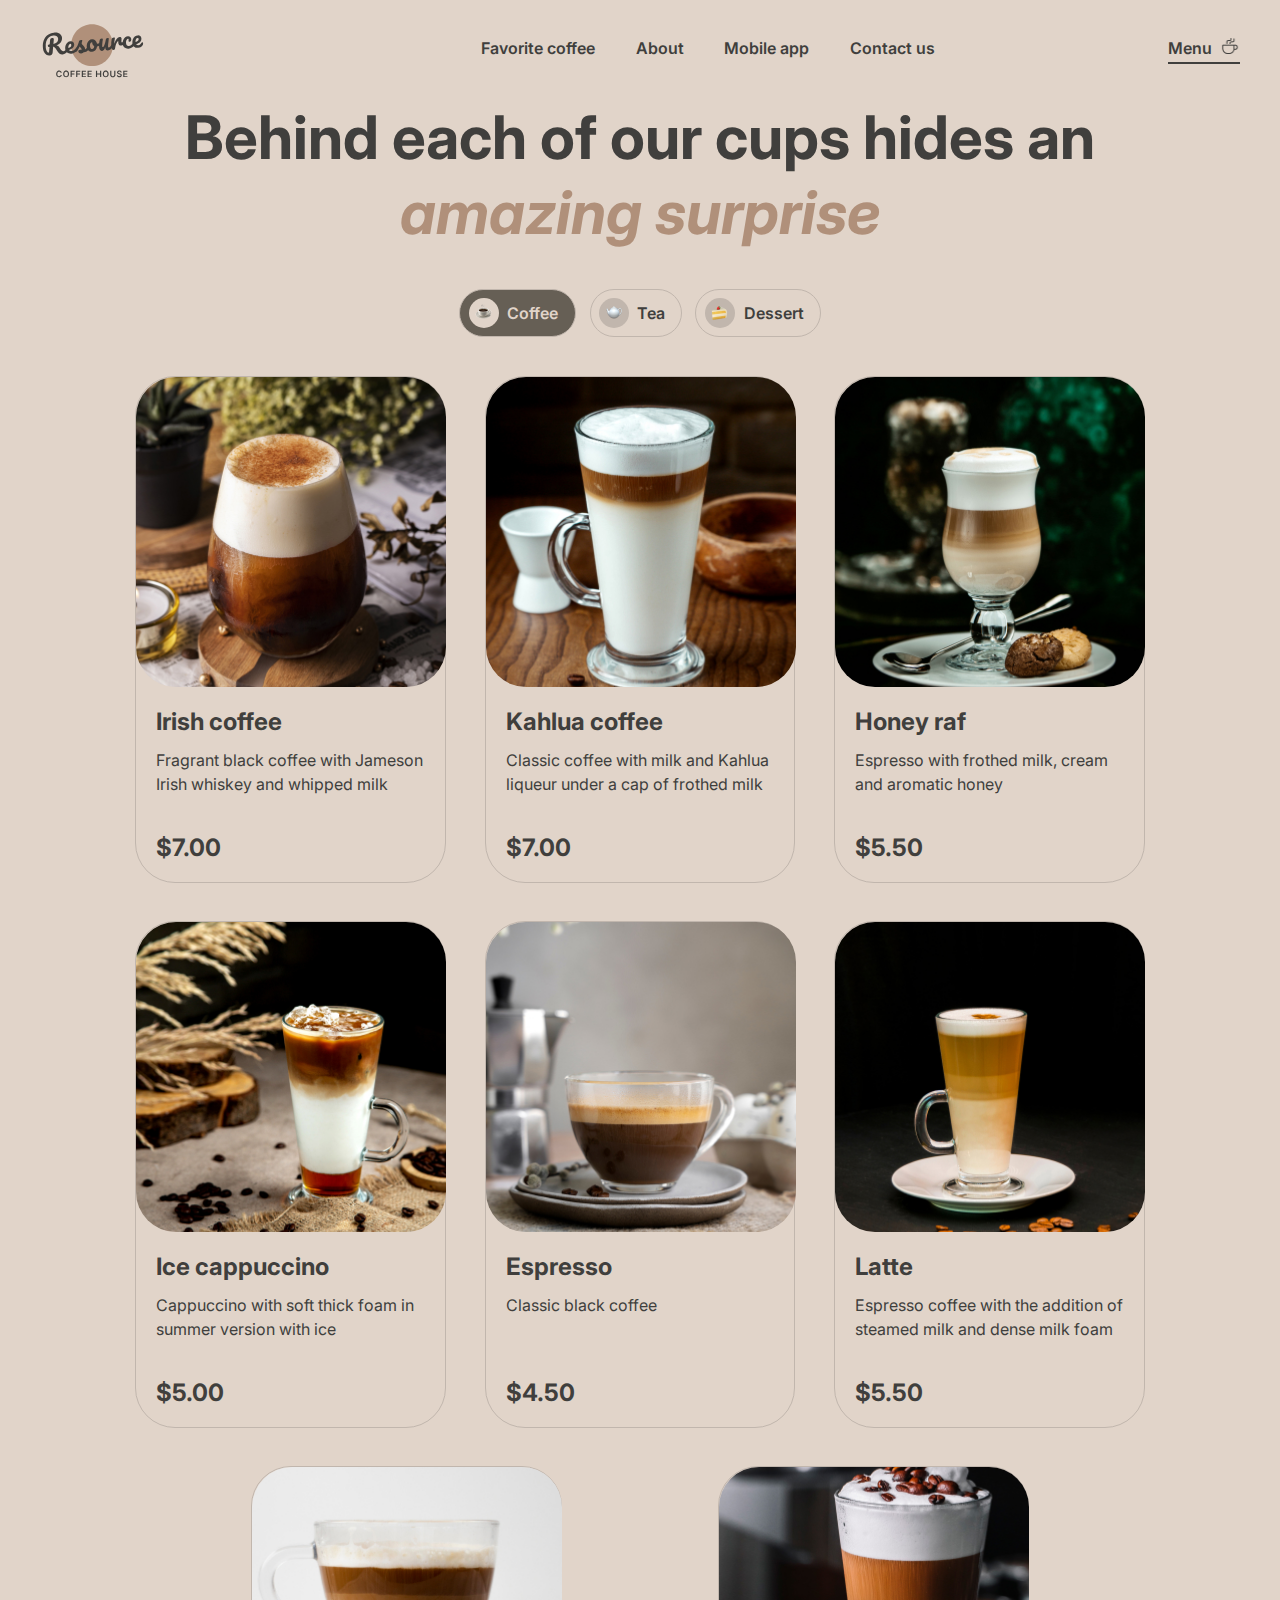
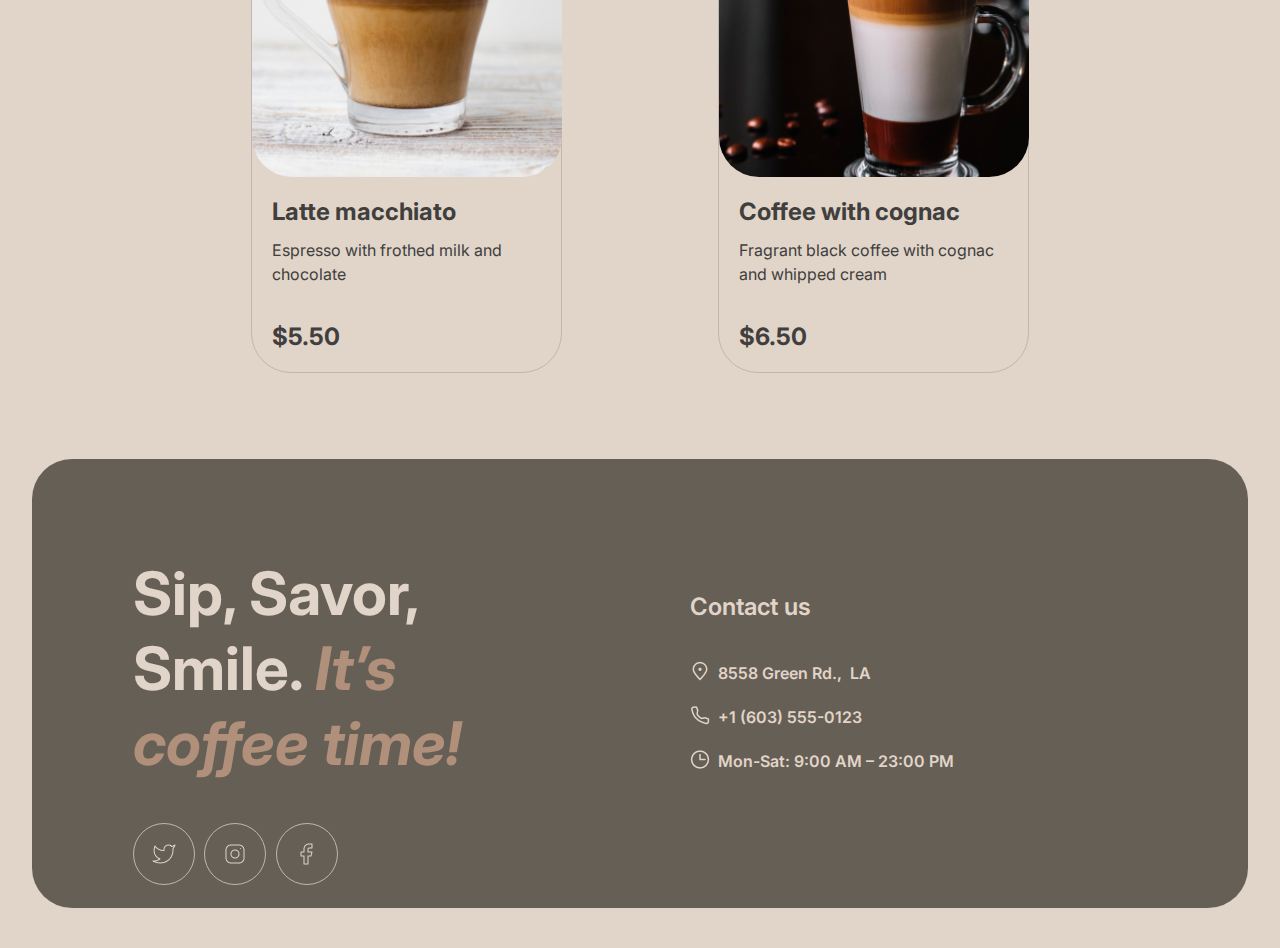
<file: coffee-house/src/menu.html>
<!DOCTYPE html>
<html lang="en">

<head>
    <meta charset="UTF-8">
    <meta name="viewport" content="width=device-width, initial-scale=1.0">
    <link rel="stylesheet" href="./css/style.css">
    <link rel="shortcut icon" href="./assets/icons/imgonline-com-ua-favicon-4GLVFytYaJ9T.ico">
    <link rel="preconnect" href="https://fonts.googleapis.com">
    <link rel="preconnect" href="https://fonts.gstatic.com" crossorigin>
    <link href="https://fonts.googleapis.com/css2?family=Inter:wght@400;600&display=swap" rel="stylesheet">
    <title>Coffee house</title>
</head>

<body class="body">
    <div class="wrapper">
        <header class="header">
            <a class="header-logo-link" href="../index.html">
                <span class="logo">
                    <img src="./assets/icons/logo.svg" alt="logo">
                </span>
            </a>
            <div class="header-menu">
                <div class="burger">
                </div>
                <nav class="nav-menu">
                    <ul class="nav-list">
                        <li class="nav-item">
                            <a class="nav-link" href="../index.html#favourites-coffee">Favorite coffee</a>
                        </li>
                        <li class="nav-item">
                            <a class="nav-link" href="../index.html#about">About</a>
                        </li>
                        <li class="nav-item">
                            <a class="nav-link" href="../index.html#mobile-app">Mobile app</a>
                        </li>
                        <li class="nav-item">
                            <a class="nav-link" href="#footer">Contact us</a>
                        </li>
                        <li class="nav-item ">
                            <a class="nav-link menu-link menu-underline" href="#"> 
                                <p class="header-coffee">Menu</p>
                                <div>
                                    <img class="img-nav-coffee"  src="./assets/icons/coffee-cup.png" alt="coffee-cup" width="20" height="20">
                                </div>
                            </a>
                        </li>
                    </ul>
                </nav>
            </div>
        </header>
        <main>
         <section id="menu">
            <h1 class="titles title-menu">Behind each of our cups hides an <span class="title-span">amazing surprise</span></h1>
            <div class="tabs">
                <div class="tab-item coffee active-btn">
                    <div class="circle"></div>
                    <p>Coffee</p>
                </div>
                <div class="tab-item tea">
                    <div class="circle"></div>
                    <p>Tea</p>
                </div>
                <div class="tab-item dessert">
                    <div class="circle"></div>
                    <p>Dessert</p>
                </div>
            </div>
            <div class="pagination-container">
                <div class="menu-block"></div>
            </div>
            <div class="loading-btn hidden"></div>
         </section>
        </main>
        <footer id="footer">
            <div class="visit-us">
                <h2 class="titles title-footer">
                    Sip, Savor, Smile. <span class="title-span">It’s coffee time!</span>
                </h2>
                <div class="icons-contacts">
                    <a href="https://twitter.com/?lang=uk" target="_blank">
                        <div class="icon-contacts twiter"></div>
                    </a>
                    <a href="https://www.instagram.com/" target="_blank">
                        <div class="icon-contacts instagram"></div>
                    </a>
                    <a href="https://uk-ua.facebook.com/" target="_blank">
                        <div class="icon-contacts facebook"></div>
                    </a>
                </div>
            </div>
            <div class="contacts"> 
                <p class="title-contact">Contact us</p>
                <ul class="contacts-list">
                    <li class="contacts-item">
                        <a class="contacts-link" href="https://www.google.com/maps/search/8558+Green+Rd,+%D0%A0%D0%B8%D0%B2%D1%81,+LA,+%D0%A1%D0%A8%D0%90/@34.0206085,-118.7413744,10z/data=!3m1!4b1?entry=ttu"
                            target="_blank">
                            <span class="logo-contacts">
                                <img src="./assets/icons/pin-alt.png" alt="location">
                            </span>
                            <span>8558 Green Rd.,&nbsp;&nbsp;LA</span>
                        </a>
                    </li>
                    <li class="contacts-item">
                        <a class="contacts-link" href="tel:+1%20(603)%20555-0123">
                            <span class="logo-contacts">
                                <img src="./assets/icons/phone.png" alt="phone">
                            </span> 
                            <span>+1 (603) 555-0123</span>
                        </a>
                    </li>
                    <li class="contacts-item">
                           <span class="logo-contacts">
                                <img src="./assets/icons/clock.png" alt="clock">
                           </span>  
                           <span>Mon-Sat: 9:00 AM – 23:00 PM</span> 
                    </li>
                </ul>
            </div>
        </footer>
    </div>
    <div class="modal-window">
        <div class="modal-overlay">
            <div class="modal-popup">
                <div class="img-popup-block"></div>
                <div class="popup-description-block">
                    <h3 class="name">n</h3>
                    <p class="description"></p>
                    <p class="size">Size</p>
                    <div class="size-block">
                        <div class="tab-item s-size active-btn">
                            <div class="circle"></div>
                            <p class="size-text"></p>
                        </div>
                        <div class="tab-item m-size">
                            <div class="circle"></div>
                            <p class="size-text"></p>
                        </div>
                        <div class="tab-item l-size">
                            <div class="circle"></div>
                            <p class="size-text"></p>
                        </div> 
                    </div>                                   
                    <p class="additives">Additives</p>
                    <div class="additives-block">
                        <div class="tab-item one-additives">
                            <div class="circle"></div>
                            <p class="name-text"></p>
                        </div>
                        <div class="tab-item two-additives">
                            <div class="circle"></div>
                            <p class="name-text"></p>
                        </div>
                        <div class="tab-item three-additives">
                            <div class="circle"></div>
                            <p  class="name-text"></p>
                        </div>
                    </div>
                    <div class="total-cost-block">
                        <h3 class="total-text">Total:</h3>
                        <h3 class="total-cost">c</h3>
                    </div>
                    <div class="warning">
                        <img src="./assets/icons/info-empty.png" alt="warning" width="16" height="16">
                        <p>The cost is not final. Download our mobile app to see the final price and place your order. Earn loyalty points and enjoy your favorite coffee with up to 20% discount.</p>
                    </div>
                   <div class="close-popup-btn">
                    <p>Close</p>
                   </div>
                </div>
            </div>
        </div>
    </div>
    <div class="overlay"></div>
    <script type="module" src="./utils/index-menu.js"></script>
</body>

</html>
</file>
<file: coffee-house/src/css/style.css>
@import url("https://fonts.cdnfonts.com/css/inter?styles=29141");
/*Normalize*/
* {
  padding: 0;
  margin: 0;
  border: 0;
}
*:before, *:after {
  box-sizing: border-box;
}

:focus,
:active {
  outline: none;
}

a {
  text-decoration: none;
  color: inherit;
}
a:focus, a:active {
  outline: none;
}

@media (hover: hover) and (pointer: fine) {
  .card-cost:hover, .card-description:hover, .card-name:hover {
    color: #b0907a;
    text-shadow: 0.0125rem 0.0125rem 0.0625rem #403f3d;
  }
}

.total-cost, .total-text {
  font-size: 1.5rem;
  font-weight: 600;
  line-height: 1.875rem;
}

html {
  scroll-behavior: smooth;
}

.body {
  margin: 0rem auto;
  box-sizing: border-box;
  font-family: "Inter", sans-serif;
  font-style: normal;
  font-weight: 600;
  font-size: 1rem;
  line-height: 1.5rem;
  color: #403f3d;
  background-color: #e1d4c9;
}
.body.active {
  overflow-y: hidden;
  z-index: 1002;
}

.overlay {
  position: fixed;
  top: 0;
  left: 0;
  width: 100%;
  height: 100%;
  background-color: rgba(0, 0, 0, 0.5);
  z-index: 999;
  display: none;
}
.overlay.active {
  display: block;
}

li {
  list-style: none;
}

.wrapper {
  max-width: 90rem;
  width: 100%;
  min-height: 100%;
  display: flex;
  flex-direction: column;
  justify-content: center;
  align-items: center;
  margin: 0 auto;
  overflow-x: hidden;
}

.header {
  width: 100%;
  display: flex;
  justify-content: space-between;
  padding-bottom: 0.9rem;
}

.header-logo-link {
  padding: 1.25rem 0rem 0rem 2.5rem;
}
@media (hover: hover) and (pointer: fine) {
  .header-logo-link:hover:not(.menu-logo) {
    transform: scale(1.1);
  }
}

.menu-logo {
  cursor: default;
}

.header-menu {
  display: flex;
  padding: 2.25rem 2.1rem 0rem 0rem;
}

.nav-item {
  display: inline;
}

.nav-link {
  margin-right: 2.3rem;
  padding-bottom: 0.4rem;
  position: relative;
}
.nav-link:not(.menu-underline)::before {
  content: "";
  position: absolute;
  bottom: 0;
  left: 50%;
  width: 0;
  height: 0.15rem;
  background-color: #403f3d;
  transition: all 0.4s ease-in;
  transform: translateX(-50%);
}
@media (hover: hover) and (pointer: fine) {
  .nav-link:not(.menu-underline):hover::before {
    width: 100%;
  }
}

.menu-link {
  margin: 0rem 0.4rem 0rem 20.35rem;
  display: inline-flex;
}

.header-coffee {
  padding-right: 0.5rem;
}

.menu-underline {
  border-bottom: 0.15rem solid #403f3d;
  padding-bottom: 0rem;
  cursor: default;
}

@media screen and (max-width: 1400px) {
  .menu-link {
    margin: 0rem 0.4rem 0rem 12rem;
  }
  .wrapper {
    max-width: 100%;
  }
}
@media screen and (max-width: 950px) {
  .menu-link {
    margin: 0rem 0.4rem 0rem 7rem;
  }
}
@media screen and (max-width: 860px) {
  .menu-link {
    margin: 0rem 0.4rem 0rem 1rem;
  }
}
@media screen and (max-width: 768px) {
  .burger {
    width: 2.7rem;
    height: 2.7rem;
    text-align: center;
    border-radius: 6.25rem;
    border: none;
    transition: all 0.4s ease-out;
    position: relative;
    background-color: inherit;
    border: 0.0625rem solid #665f55;
    margin: -0.56rem 0.37rem 0rem 0rem;
  }
}
@media screen and (max-width: 768px) and (hover: hover) and (pointer: fine) and (pointer: fine) {
  .burger:hover {
    transform: scale(1.05);
    cursor: pointer;
    filter: drop-shadow(0.3125rem 0.3125rem 1.875rem #f8f2f2);
  }
}
@media screen and (max-width: 768px) {
  .burger::before {
    content: "";
    height: 4%;
    width: 40%;
    left: 30%;
    position: absolute;
    transition: all 0.5s ease 0s;
    background-color: #403f3d;
  }
  .burger::after {
    content: "";
    height: 4%;
    width: 40%;
    left: 30%;
    position: absolute;
    transition: all 0.5s ease 0s;
    background-color: #403f3d;
  }
  .burger::before {
    content: "";
  }
  .burger::after {
    content: "";
  }
  .burger::before {
    top: 39%;
  }
  .burger::after {
    bottom: 38%;
  }
  .burger.active::before {
    top: 50%;
    transform: rotate(-45deg) translate(0, -50%);
  }
  .burger.active::after {
    bottom: 48%;
    transform: rotate(45deg) translate(0, 50%);
  }
  .nav-menu {
    width: 100%;
    height: 100%;
    position: fixed;
    top: 6.2rem;
    right: -100%;
    justify-content: center;
    align-content: center;
    padding-top: 3.85rem;
    background-color: #e1d4c9;
    transform: translateX(0%);
    transition: transform 0.5s ease-out, right 0.5s ease-out;
    z-index: 1000;
  }
  .nav-menu.active {
    transform: translateX(0%);
    right: 0;
  }
  .nav-item {
    display: flex;
    justify-content: center;
    padding: 0rem 0rem 3.37rem 2.2rem;
  }
  .nav-link {
    font-size: 2rem;
    line-height: 2.5rem;
  }
  .menu-link {
    padding: 2.35rem 2.9rem 0rem 0rem;
    display: inline-flex;
  }
  .header-coffee {
    padding: 0.1rem 1rem 0rem 0rem;
  }
  .img-nav-coffee {
    width: 2.5rem;
    height: 2.5rem;
    margin: 0.08rem 0rem 0rem 0rem;
  }
  .menu-underline {
    border-bottom: none;
  }
}
@media screen and (max-width: 380px) {
  .header-logo-link {
    padding: 1.25rem 0rem 0rem 1rem;
  }
  .burger {
    margin: -0.56rem -1.14rem 0rem 0rem;
  }
  .nav-item {
    display: flex;
    justify-content: center;
    padding: 0rem 0rem 3.37rem 2.2rem;
  }
}
#enjoy {
  padding: 0 5rem;
}

.enjoy-block {
  position: relative;
  width: 1360px;
  height: 644px;
  overflow: hidden;
  border-radius: 2.5rem;
}

#coffee-video {
  position: absolute;
  top: 0;
  left: 0;
  width: 100%;
  height: 100%;
  -o-object-fit: cover;
     object-fit: cover;
  border-radius: 2.5rem;
  z-index: -1;
}

.enjoy-text-block {
  position: absolute;
  width: 43%;
  height: 100%;
  float: left;
  padding: 6.25rem 0rem 0rem 6.25rem;
}

.titles {
  font-size: 3.75rem;
  line-height: 4.6875rem;
  color: #403f3d;
  text-align: center;
}

.title-enjoy {
  font-size: 4.5rem;
  line-height: 4.725rem;
  text-align: left;
  color: #e1d4c9;
}

.title-span {
  line-height: 105%;
  font-family: "Inter", sans-serif;
  font-style: italic;
  color: #b0907a;
}

.subtitle-enjoy {
  font-weight: 400;
  color: #e1d4c9;
  padding: 2.55rem 2rem 2.5rem 0.025rem;
}

.btn-cup {
  display: inline;
}

.btn-menu {
  width: 12.5rem;
  height: 4rem;
  text-align: center;
  border-radius: 6.25rem;
  border: none;
  transition: all 0.4s ease-out;
  display: flex;
  justify-content: center;
  align-items: center;
  font-weight: 600;
  font-size: 1rem;
  line-height: 1.5rem;
  color: #403f3d;
  background-color: #e1d4c9;
}
@media (hover: hover) and (pointer: fine) and (pointer: fine) {
  .btn-menu:hover {
    transform: scale(1.05);
    cursor: pointer;
    filter: drop-shadow(0.3125rem 0.3125rem 1.875rem #f8f2f2);
  }
}
.btn-menu > span {
  opacity: 0;
  padding-left: 1rem;
}
.btn-menu > p {
  padding-left: 2rem;
}
@media (hover: hover) and (pointer: fine) {
  .btn-menu:hover > p {
    padding-right: 0.2rem;
    transition: all 0.4s ease-in;
  }
  .btn-menu:hover > span {
    opacity: 100%;
    padding-right: 2rem;
    transition: none;
  }
}

@media screen and (max-width: 1400px) {
  .enjoy-block {
    width: 98%;
  }
  .enjoy-text-block {
    width: 70%;
  }
}
@media screen and (max-width: 970px) {
  .enjoy-block {
    width: 100%;
  }
  .enjoy-text-block {
    width: 85%;
    padding-left: 2rem;
  }
}
@media screen and (max-width: 768px) {
  #enjoy {
    padding: 0 2.5rem;
  }
  .enjoy-text-block {
    padding-left: 3.8rem;
  }
  .subtitle-enjoy {
    padding: 2.58rem 2rem 2.45rem 0.025rem;
  }
  .btn-menu > span {
    opacity: 100%;
    margin: 0.4rem 2.1rem 0rem -0.5rem;
  }
}
@media screen and (max-width: 720px) {
  .titles {
    font-size: 2rem;
    line-height: 2.5rem;
  }
  .title-enjoy {
    font-size: 2.625rem;
    line-height: 3.0187rem;
  }
}
@media screen and (max-width: 660px) {
  #enjoy {
    padding: 0rem 0rem 0 9rem;
  }
  .enjoy-block {
    max-width: 80%;
  }
}
@media screen and (max-width: 560px) {
  #enjoy {
    padding-left: 10rem;
  }
  .enjoy-block {
    max-width: 74%;
  }
  .enjoy-text-block {
    padding-left: 1rem;
  }
}
@media screen and (max-width: 500px) {
  #enjoy {
    padding-left: 14rem;
  }
  .enjoy-block {
    width: 370px;
  }
}
@media screen and (max-width: 380px) {
  #enjoy {
    padding-left: 6.3rem;
  }
  .enjoy-block {
    width: 433px;
    height: 552px;
    padding: 0rem 0rem 0rem 1rem;
  }
  .enjoy-text-block {
    width: 100%;
    padding: 3.7rem 0rem 0rem;
  }
  .title-enjoy {
    padding: 0rem;
  }
  .subtitle-enjoy {
    padding: 2.45rem 1.5rem 2.5rem 0.025rem;
  }
}
#favourites-coffee {
  padding: 0 2.5rem;
}

.title-favourites {
  padding: 6.25rem 0rem 2.5rem 0rem;
}

.slider-block {
  display: flex;
  flex-direction: row;
  justify-content: center;
  align-items: center;
  justify-content: space-between;
  padding: 0rem 2.75rem;
}

.slider-container {
  width: 30rem;
  height: 40rem;
  display: flex;
  flex-direction: row;
  overflow: hidden;
  transform: 0.5s ease-in-out;
}

.slider {
  width: 90rem;
  display: flex;
  transform: 0.5s ease-in-out;
}

.slider-item {
  width: 30rem;
  height: 40rem;
}

.slider-description {
  font-size: 1.5rem;
  line-height: 1.875rem;
  text-align: center;
  padding-top: 0.95rem;
}

.slider-subtitle {
  padding: 0.95rem 0rem 0.1rem 0rem;
  text-align: center;
  font-weight: 400;
}

.arrow-button {
  width: 3.75rem;
  height: 3.75rem;
  text-align: center;
  border-radius: 6.25rem;
  border: none;
  transition: all 0.4s ease-out;
  border: 0.0625rem solid #665f55;
  background-color: inherit;
}
@media (hover: hover) and (pointer: fine) and (pointer: fine) {
  .arrow-button:hover {
    transform: scale(1.05);
    cursor: pointer;
    filter: drop-shadow(0.3125rem 0.3125rem 1.875rem #f8f2f2);
  }
}

.prev-btn {
  background: url(../assets/icons/arrow-left.png) center no-repeat;
}
@media (hover: hover) and (pointer: fine) {
  .prev-btn:hover {
    background: url(../assets/icons/arrow-left-hover.png) center no-repeat #665f55;
  }
}

.next-btn {
  background: url(../assets/icons/arrow-right.png) center no-repeat;
}
@media (hover: hover) and (pointer: fine) {
  .next-btn:hover {
    background: url(../assets/icons/arrow-right-hover..png) center no-repeat #665f55;
  }
}

.indicators-block {
  display: flex;
  flex-direction: row;
  justify-content: center;
  padding: 2.35rem 0rem 6.35rem 1rem;
}

.indicator {
  width: 2.5rem;
  height: 0.25rem;
  margin-right: 0.75rem;
  border-radius: 6.25rem;
  background-color: #c1b6ad;
  overflow: hidden;
}

.progress {
  height: 100%;
  background-color: #665f55;
  border-radius: 6.25rem;
  transition: ease-in-out 0.5s;
}

@media screen and (max-width: 1430px) {
  .slider-block {
    justify-content: space-evenly;
  }
}
@media screen and (max-width: 1000px) {
  .title-favourites {
    padding: 6.25rem 3rem 2.5rem;
  }
}
@media screen and (max-width: 768px) {
  .title-favourites {
    padding: 6.25rem 0rem 2.5rem;
  }
  .slider-block {
    justify-content: space-between;
    padding: 0;
  }
}
@media screen and (max-width: 650px) {
  .title-favourites {
    padding: 6.25rem 12rem 2.5rem;
  }
  .slider-block {
    padding: 0rem 8rem;
  }
  .slider-subtitle {
    padding: 0.95rem 5rem 0.1rem;
  }
  .arrow-button {
    display: none;
  }
}
@media screen and (max-width: 380px) {
  #favourites-coffee {
    padding: 0 4rem;
  }
  .slider-container {
    width: 22rem;
    height: 35rem;
    padding-left: 2rem;
  }
  .slider {
    width: 66rem;
  }
  .slider-item {
    width: 22rem;
    height: 35rem;
  }
  .title-favourites {
    padding: 6.27rem 0rem 2.5rem;
  }
  .slider-block {
    padding: 0rem;
  }
  .coffee-block > img {
    width: 21.75rem;
    height: 21.75rem;
  }
  .slider-description {
    padding: 0.87rem 0rem 0.95rem;
  }
  .slider-subtitle {
    padding: 0rem 2rem 0.15rem;
  }
  .indicators-block {
    padding: 0.65rem 0rem 2rem 0.8rem;
  }
}
#about {
  padding: 0 2.5rem;
}

.title-about {
  text-align: left;
  padding-left: 2.5rem;
}

.img-block {
  display: flex;
  justify-content: space-evenly;
  padding-top: 2.5rem;
}

.first-img-block {
  display: flex;
  flex-direction: column;
  align-content: space-between;
}

.second-img-block {
  display: flex;
  flex-direction: column;
  align-content: space-between;
}

.each-img-block {
  width: 41.25rem;
  height: 36.875rem;
  border-radius: 1.25rem;
  overflow: hidden;
  margin-bottom: 2.5rem;
}

.each-img-block-small {
  width: 41.25rem;
  height: 26.875rem;
  border-radius: 1.25rem;
  overflow: hidden;
  margin-bottom: 2.5rem;
}

.img-about {
  transition: all 0.4s ease-out;
  width: 100%;
  height: 100%;
  -o-object-fit: cover;
     object-fit: cover;
  transform: scale(1.1);
}
@media (hover: hover) and (pointer: fine) and (pointer: fine) {
  .img-about:hover {
    transform: scale(1);
  }
}

.img-about-small {
  transition: all 0.4s ease-out;
  width: 100%;
  height: 100%;
  -o-object-fit: cover;
     object-fit: cover;
  transform: scale(1.1);
}
@media (hover: hover) and (pointer: fine) and (pointer: fine) {
  .img-about-small:hover {
    transform: scale(1);
  }
}

@media screen and (max-width: 1350px) {
  .img-block {
    flex-direction: column;
    justify-content: center;
    align-items: center;
  }
  .each-img-block-small {
    display: none;
  }
}
@media screen and (max-width: 768px) {
  .title-about {
    padding: 0rem;
  }
  .each-img-block {
    padding: 0rem 0.9rem;
  }
}
@media screen and (max-width: 740px) {
  .title-about {
    padding: 0rem 5rem;
  }
  .each-img-block {
    width: 32.5rem;
    padding: 0rem;
  }
}
@media screen and (max-width: 620px) {
  .title-about {
    padding: 0rem 9rem;
  }
  .each-img-block {
    width: 23.75rem;
  }
}
@media screen and (max-width: 480px) {
  .title-about {
    padding: 0rem 10rem;
  }
  .each-img-block {
    width: 21.75rem;
  }
}
@media screen and (max-width: 440px) {
  .title-about {
    padding: 0rem 12rem;
  }
}
@media screen and (max-width: 380px) {
  .title-about {
    padding: 4.3rem 3.8rem 0rem;
  }
  .img-about {
    transform: scale(1.25);
  }
}
#mobile-app {
  display: flex;
  flex-direction: row;
  justify-content: space-around;
  padding: 0 0 5.85rem;
}

.text-block-app {
  padding: 12.8rem 0rem 0rem 2.5rem;
}

.title-app {
  text-align: left;
  padding-right: 6.5rem;
}

.app-subtitle {
  padding: 2.5rem 7rem 2.45rem 0rem;
  font-weight: 400;
}

.download-block {
  display: flex;
}

.download {
  width: 12.5rem;
  height: 3.9rem;
  text-align: center;
  border-radius: 6.25rem;
  border: none;
  transition: all 0.4s ease-out;
  border: 0.0625rem solid #665f55;
  text-align: center;
}
@media (hover: hover) and (pointer: fine) and (pointer: fine) {
  .download:hover {
    transform: scale(1.05);
    cursor: pointer;
    filter: drop-shadow(0.3125rem 0.3125rem 1.875rem #f8f2f2);
  }
}

.apple-load {
  background: url(../assets/icons/apple-dark.png) no-repeat;
  background-position: left 1.45rem bottom 1rem;
}
@media (hover: hover) and (pointer: fine) {
  .apple-load:hover {
    color: #e1d4c9;
    background: url(../assets/icons/apple.png) no-repeat #665f55;
    background-position: left 1.25rem bottom 0.9rem;
  }
}

.google-load {
  background: url(../assets/icons/google.png) no-repeat;
  background-position: left 1.45rem bottom 1rem;
  margin-left: 1.1rem;
}
@media (hover: hover) and (pointer: fine) {
  .google-load:hover {
    color: #e1d4c9;
    background: url(../assets/icons/google-hover.png) no-repeat #665f55;
    background-position: left 1.4rem bottom 0.9rem;
  }
}

.first-apple-subtitle {
  padding: 0.77rem 0rem 0.1rem 0.15rem;
  font-size: 0.625rem;
  line-height: 0.875rem;
}

.first-google-subtitle {
  padding: 0.77rem 0.7rem 0.1rem 0rem;
  font-size: 0.625rem;
  line-height: 0.875rem;
}

.last-google-subtitle {
  padding-left: 1rem;
}

.img-app {
  padding: 3.8rem 2.5rem 0rem 0rem;
}

@media screen and (max-width: 1200px) {
  #mobile-app {
    flex-direction: column;
    align-content: center;
  }
  .text-block-app {
    padding: 0rem 6rem;
  }
  .title-app {
    text-align: center;
    padding-right: 0rem;
  }
  .app-subtitle {
    padding-left: 4rem;
  }
  .download-block {
    margin-left: 3rem;
  }
  .img-app {
    display: flex;
    justify-content: center;
  }
}
@media screen and (max-width: 768px) {
  .text-block-app {
    padding: 0rem;
  }
  .title-app {
    padding: 3.75rem 0rem 0rem 2.48rem;
    text-align: left;
  }
  .app-subtitle {
    padding: 2.5rem 2.47rem 2.5rem;
  }
  .download-block {
    margin-left: 2.46rem;
  }
  .img-app {
    padding: 6.25rem 0rem 0.4rem 0rem;
  }
}
@media screen and (max-width: 710px) {
  .text-block-app {
    padding: 0rem 5rem;
  }
  .download-block {
    flex-wrap: wrap;
  }
  .apple-load {
    margin: 0rem 2rem 2rem 0rem;
  }
  .img-mobile-app {
    width: 21.75rem;
    height: 21.75rem;
  }
}
@media screen and (max-width: 640px) {
  .text-block-app {
    padding: 0rem 8rem 0rem 7.8rem;
  }
  .download-block {
    margin: 0rem 4rem;
  }
  .google-load {
    margin: 0rem;
  }
}
@media screen and (max-width: 530px) {
  .text-block-app {
    padding: 0rem 12rem;
  }
}
@media screen and (max-width: 380px) {
  .text-block-app {
    padding: 0rem 5.3rem;
  }
  .title-app {
    padding: 3.8rem 1rem 0rem 0.95rem;
  }
  .app-subtitle {
    padding: 2.45rem 1rem 2.5rem;
  }
  .download-block {
    margin-left: 1rem;
  }
  .apple-load {
    margin: 0rem 0rem 1.2rem;
  }
  .first-apple-subtitle {
    padding: 0.65rem 0rem 0.15rem 0.15rem;
  }
  .first-google-subtitle {
    padding: 0.7rem 0.75rem 0.1rem 0rem;
  }
  .img-app {
    padding: 2.5rem 0.5rem 0.4rem;
  }
}
#footer {
  width: 85rem;
  height: 28.1rem;
  display: flex;
  margin-bottom: 2.5rem;
  background-color: #665f55;
  border-radius: 2.5rem;
}

.visit-us {
  width: 50%;
  padding: 6.1rem 8rem 0rem 6.3rem;
}

.title-footer {
  padding-bottom: 2.6rem;
  text-align: left;
  color: #e1d4c9;
}

.icons-contacts {
  display: flex;
  justify-content: start;
}
.icons-contacts > a {
  padding-right: 0.6rem;
}

.contacts {
  width: 50%;
  padding: 8.3rem 8rem 0rem 0rem;
}

.title-contact {
  font-size: 1.5rem;
  line-height: 1.875rem;
  color: #e1d4c9;
}

.contacts-list {
  font-size: 1.5rem;
  line-height: 1.875rem;
  color: #e1d4c9;
}

.contacts-item {
  font-size: 1rem;
  line-height: 1.5rem;
  padding-bottom: 0.65rem;
}
.contacts-item:first-child {
  padding: 2.44rem 0rem 0.75rem;
}
.contacts-item:last-child {
  display: flex;
}

.contacts-link {
  position: relative;
  display: flex;
  width: 12rem;
  padding-bottom: 0.4rem;
}
.contacts-link::before {
  content: "";
  position: absolute;
  bottom: 0;
  left: 50%;
  width: 0;
  height: 0.15rem;
  background-color: #e1d4c9;
  transition: all 0.4s ease-in;
  transform: translateX(-50%);
}
@media (hover: hover) and (pointer: fine) {
  .contacts-link:hover::before {
    width: 100%;
  }
}

.logo-contacts {
  padding-right: 0.5rem;
}

.icon-contacts {
  width: 3.75rem;
  height: 3.75rem;
  text-align: center;
  border-radius: 6.25rem;
  border: none;
  transition: all 0.4s ease-out;
  border: 0.0625rem solid #c1b6ad;
  background-color: inherit;
}
@media (hover: hover) and (pointer: fine) and (pointer: fine) {
  .icon-contacts:hover {
    transform: scale(1.05);
    cursor: pointer;
    filter: drop-shadow(0.3125rem 0.3125rem 1.875rem #f8f2f2);
  }
}

.twiter {
  background: url(../assets/icons/twiter.png) center no-repeat;
}
@media (hover: hover) and (pointer: fine) {
  .twiter:hover {
    background: url(../assets/icons/twiter-hover.png) center no-repeat #e1d4c9;
  }
}

.instagram {
  background: url(../assets/icons/instagram.png) center no-repeat;
}
@media (hover: hover) and (pointer: fine) {
  .instagram:hover {
    background: url(../assets/icons/instagram-hover.png) center no-repeat #e1d4c9;
  }
}

.facebook {
  background: url(../assets/icons/facebook.png) center no-repeat;
}
@media (hover: hover) and (pointer: fine) {
  .facebook:hover {
    color: #403f3d;
    background: url(../assets/icons/facebook-hover.png) center no-repeat #e1d4c9;
  }
}

@media screen and (max-width: 1400px) {
  #footer {
    width: 95%;
    margin: 0rem 2rem 2.5rem;
  }
}
@media screen and (max-width: 1100px) {
  #footer {
    width: 90%;
    height: 100%;
    flex-direction: column;
    flex-wrap: wrap;
    justify-content: center;
    background-position: center;
    margin: 0rem 2rem 2.5rem;
  }
  .title-footer {
    margin: 0rem 4rem;
  }
  .icons-contacts {
    padding-left: 4rem;
  }
  .contacts {
    width: 90%;
    display: flex;
    flex-direction: column;
    justify-content: left;
    padding: 2rem 5rem;
  }
  .visit-us {
    width: 90%;
    padding-left: 2rem;
  }
}
@media screen and (max-width: 1000px) {
  #footer {
    width: 94%;
    margin: 0rem 2rem 2.5rem;
  }
  .title-footer {
    margin: 0rem 3rem;
  }
}
@media screen and (max-width: 768px) {
  #footer {
    width: 89.7%;
    margin: 0rem 2rem 2.5rem;
  }
  .title-footer {
    margin: 0.18rem 2rem 0rem 1.7rem;
    padding-bottom: 2.4rem;
  }
  .icons-contacts {
    padding-left: 1.76rem;
  }
  .contacts {
    padding: 6.25rem 3.8rem 5.65rem;
  }
}
@media screen and (max-width: 380px) {
  #footer {
    width: 91.5%;
    margin: 0rem 0rem 2.5rem;
  }
  .visit-us {
    width: 93%;
    padding: 3.77rem 0rem 0.3rem 1rem;
  }
  .title-footer {
    margin: 0rem;
    padding-bottom: 2.4rem;
  }
  .icons-contacts {
    padding-left: 0rem;
  }
  .contacts {
    padding: 2.2rem 5rem 3.15rem 1rem;
  }
}
.title-menu {
  padding: 0rem 18rem;
}

.tabs {
  display: flex;
  flex-direction: row;
  justify-content: center;
  align-items: center;
  padding: 2.4rem 0rem 2.46rem;
}

.tab-item {
  display: flex;
  align-items: center;
  justify-content: space-evenly;
  margin: 0rem 0.39rem;
}
.tab-item:first-child {
  margin-right: 0.51rem;
}
.tab-item > .circle {
  width: 1.875rem;
  height: 1.875rem;
  text-align: center;
  border-radius: 6.25rem;
  border: none;
  transition: all 0.4s ease-out;
}
@media (hover: hover) and (pointer: fine) and (pointer: fine) {
  .tab-item > .circle:hover {
    transform: scale(1.05);
    cursor: pointer;
    filter: drop-shadow(0.3125rem 0.3125rem 1.875rem #f8f2f2);
  }
}
@media (hover: hover) and (pointer: fine) {
  .tab-item:hover {
    color: #e1d4c9;
    background-color: #665f55;
  }
  .tab-item:hover > .circle {
    background-color: #e1d4c9;
  }
}
.tab-item.active-btn {
  color: #e1d4c9;
  background-color: #665f55;
}
.tab-item.active-btn:hover {
  transform: none;
  cursor: default;
}
.tab-item.active-btn > .circle {
  background-color: #e1d4c9;
  transform: none;
}
@media (hover: hover) and (pointer: fine) {
  .tab-item.active-btn > .circle:hover {
    filter: none;
    cursor: default;
  }
}

.coffee {
  width: 7.1875rem;
  height: 2.875rem;
  text-align: center;
  border-radius: 6.25rem;
  border: none;
  transition: all 0.4s ease-out;
  border: 0.0625rem solid #c1b6ad;
}
@media (hover: hover) and (pointer: fine) and (pointer: fine) {
  .coffee:hover {
    transform: scale(1.05);
    cursor: pointer;
    filter: drop-shadow(0.3125rem 0.3125rem 1.875rem #f8f2f2);
  }
}
.coffee > .circle {
  background: url(../assets/icons/icon-coffee.png) center no-repeat #c1b6ad;
  margin-left: 0.075rem;
}
.coffee > p {
  padding-right: 0.6rem;
}

.tea {
  width: 5.625rem;
  height: 2.875rem;
  text-align: center;
  border-radius: 6.25rem;
  border: none;
  transition: all 0.4s ease-out;
  border: 0.0625rem solid #c1b6ad;
}
@media (hover: hover) and (pointer: fine) and (pointer: fine) {
  .tea:hover {
    transform: scale(1.05);
    cursor: pointer;
    filter: drop-shadow(0.3125rem 0.3125rem 1.875rem #f8f2f2);
  }
}
.tea > .circle {
  background: url(../assets/icons/icon-tee.png) center no-repeat #c1b6ad;
}
.tea > p {
  padding-right: 0.57rem;
}

.dessert {
  width: 7.75rem;
  height: 2.875rem;
  text-align: center;
  border-radius: 6.25rem;
  border: none;
  transition: all 0.4s ease-out;
  border: 0.0625rem solid #c1b6ad;
}
@media (hover: hover) and (pointer: fine) and (pointer: fine) {
  .dessert:hover {
    transform: scale(1.05);
    cursor: pointer;
    filter: drop-shadow(0.3125rem 0.3125rem 1.875rem #f8f2f2);
  }
}
.dessert > .circle {
  background: url(../assets/icons/cake.png) center no-repeat #c1b6ad;
}
.dessert > p {
  padding-right: 0.45rem;
}

.menu-block {
  display: flex;
  flex-wrap: wrap;
  justify-content: space-evenly;
  align-content: space-around;
  padding-bottom: 3.9rem;
}

.card-block {
  width: 19.3rem;
  height: 31.55rem;
  display: block;
  margin-bottom: 2.38rem;
  border: 0.0625rem solid #c1b6ad;
  border-radius: 2.5rem;
  cursor: pointer;
}
@media (hover: hover) and (pointer: fine) {
  .card-block:hover {
    box-shadow: 0.2rem 0.2rem 0.2rem 0.2rem #403f3d;
  }
  .card-block:hover .card-img {
    transform: scale(1);
  }
}

.hidden {
  display: none;
}

.card-img-container {
  width: 19.375rem;
  height: 19.375rem;
  overflow: hidden;
  border-radius: 2.5rem;
}

.card-img {
  transition: all 0.4s ease-out;
  width: 100%;
  height: 100%;
  -o-object-fit: cover;
     object-fit: cover;
  transform: scale(1.1);
}
@media (hover: hover) and (pointer: fine) and (pointer: fine) {
  .card-img:hover {
    transform: scale(1);
  }
}

.card-block-text {
  padding: 1.27rem 1.2rem 0.5rem 1.25rem;
}

.card-name {
  font-size: 1.5rem;
  line-height: 1.875rem;
}

.card-description {
  height: 4.5rem;
  padding: 0.65rem 0rem 0.8rem;
  font-weight: 400;
}

.card-cost {
  font-size: 1.5rem;
  line-height: 1.875rem;
}

.loading-btn {
  margin: 0.1rem 0rem 6.25rem 22rem;
  width: 3.62rem;
  height: 3.62rem;
  text-align: center;
  border-radius: 6.25rem;
  border: none;
  transition: all 0.4s ease-out;
  background: url(../assets/icons/refresh.png) center no-repeat;
  border: 0.0625rem solid #665f55;
}
@media (hover: hover) and (pointer: fine) and (pointer: fine) {
  .loading-btn:hover {
    transform: scale(1.05);
    cursor: pointer;
    filter: drop-shadow(0.3125rem 0.3125rem 1.875rem #f8f2f2);
  }
}

@media screen and (max-width: 1320px) {
  .title-menu {
    padding: 0rem 10rem;
  }
  .menu-block {
    padding: 0rem 6rem 3rem;
  }
}
@media screen and (max-width: 1220px) {
  .card-block {
    margin: 0rem 1rem 2.38rem;
  }
}
@media screen and (max-width: 920px) {
  .title-menu {
    padding: 0rem 6rem;
  }
  .menu-block {
    padding: 0rem 2rem 3.9rem;
  }
}
@media screen and (max-width: 768px) {
  .title-menu {
    padding: 0rem 3rem;
  }
  .tabs {
    padding: 2.4rem 0rem 2.05rem;
  }
  .menu-block {
    justify-content: space-around;
    padding: 0rem 2.6rem 0rem 2.55rem;
  }
  .card-block:nth-child(2) {
    margin-bottom: 2.415rem;
  }
}
@media screen and (max-width: 700px) {
  .title-menu {
    padding: 0rem 10rem;
  }
  .menu-block {
    padding: 0rem 8.5rem;
  }
  .loading-btn {
    margin: 0.1rem 0rem 6.25rem 18rem;
  }
}
@media screen and (max-width: 405px) {
  .title-menu {
    padding: 0.05rem 6rem 0rem;
  }
  .tabs {
    padding: 2.35rem 0rem 2.04rem;
  }
  .tab-item {
    margin: 0rem 0.2rem 0rem 0.15rem;
  }
  .tab-item:first-child {
    margin-right: 0.21rem;
  }
  .menu-block {
    padding: 0rem 6.1rem 0rem 6rem;
  }
  .card-block {
    margin-bottom: 2.45rem;
  }
  .loading-btn {
    margin: 0.1rem 0rem 6.25rem 15rem;
  }
}
/* popup---------------------------------------------------------------------------------------------------- */
.modal-window {
  display: none;
}

.modal-overlay {
  position: fixed;
  left: 0;
  top: 0;
  right: 0;
  bottom: 0;
  background-color: rgba(0, 0, 0, 0.7);
  display: flex;
  align-items: center;
  justify-content: center;
  height: 100vh;
  cursor: pointer;
}

.modal-popup {
  max-width: 50rem;
  max-height: 31.5rem;
  display: flex;
  flex-direction: row;
  justify-content: space-evenly;
  position: fixed;
  padding: 1rem 0rem;
  top: 50%;
  left: 50%;
  margin-right: -50%;
  transform: translate(-50%, -50%);
  z-index: 3;
  background-color: #e1d4c9;
  border-radius: 2.5rem;
  cursor: default;
}

.img-popup-block {
  width: 19.375rem;
  height: 19.375rem;
  border-radius: 2.5rem;
  overflow: hidden;
}

.img-popup {
  transition: all 0.4s ease-out;
  width: 100%;
  height: 100%;
  -o-object-fit: cover;
     object-fit: cover;
  transform: scale(1.1);
}
@media (hover: hover) and (pointer: fine) and (pointer: fine) {
  .img-popup:hover {
    transform: scale(1);
  }
}

.popup-description-block {
  width: 55%;
  padding-left: 0.25rem;
  display: flex;
  flex-direction: column;
}

.name {
  font-size: 1.5rem;
  line-height: 1.875rem;
  padding: 0.07rem 0rem 0.69rem 0.075rem;
}

.description {
  font-weight: 400;
  padding: 0rem 0.08rem 1.25rem;
}

.size-block {
  display: flex;
  padding-top: 0.49rem;
}
.size-block > .tab-item {
  width: 7.3125rem;
  height: 2.875rem;
  text-align: center;
  border-radius: 6.25rem;
  border: none;
  transition: all 0.4s ease-out;
  border: 0.0625rem solid #c1b6ad;
}
@media (hover: hover) and (pointer: fine) and (pointer: fine) {
  .size-block > .tab-item:hover {
    transform: scale(1.05);
    cursor: pointer;
    filter: drop-shadow(0.3125rem 0.3125rem 1.875rem #f8f2f2);
  }
}
.size-block > .tab-item.active-btn {
  color: #e1d4c9;
  background-color: #665f55;
}
.size-block > .tab-item.active-btn:hover {
  transform: none;
  cursor: default;
}
.size-block > .tab-item.active-btn > .circle {
  background-color: #e1d4c9;
  transform: none;
}
@media (hover: hover) and (pointer: fine) {
  .size-block > .tab-item.active-btn > .circle:hover {
    filter: none;
    cursor: default;
  }
}

.s-size {
  margin: 0rem;
}
.s-size > .circle {
  background: url(../assets/icons/s.png) center no-repeat #c1b6ad;
}
.s-size > p {
  padding-right: 0.5rem;
}

.m-size {
  margin: 0rem;
}
.m-size > .circle {
  background: url(../assets/icons/m.png) center no-repeat #c1b6ad;
}
.m-size > p {
  padding-right: 0.9rem;
}

.l-size {
  margin-left: 0.2rem;
}
.l-size > .circle {
  background: url(../assets/icons/l.png) center no-repeat #c1b6ad;
}
.l-size > p {
  padding-right: 0.5rem;
}

.size {
  font-weight: 400;
}

.additives {
  font-weight: 400;
  padding-top: 1.18rem;
}

.additives-block {
  display: flex;
  padding-top: 0.48rem;
}
.additives-block > .tab-item:not(.two-additives) {
  width: 6.75rem;
  height: 2.775rem;
  text-align: center;
  border-radius: 6.25rem;
  border: none;
  transition: all 0.4s ease-out;
  border: 0.0625rem solid #c1b6ad;
}
@media (hover: hover) and (pointer: fine) and (pointer: fine) {
  .additives-block > .tab-item:not(.two-additives):hover {
    transform: scale(1.05);
    cursor: pointer;
    filter: drop-shadow(0.3125rem 0.3125rem 1.875rem #f8f2f2);
  }
}
.additives-block > .tab-item:not(.two-additives).active-btn {
  color: #e1d4c9;
  background-color: #665f55;
}
.additives-block > .tab-item:not(.two-additives).active-btn:hover {
  transform: none;
  cursor: default;
}
.additives-block > .tab-item:not(.two-additives).active-btn > .circle {
  background-color: #e1d4c9;
  transform: none;
}
@media (hover: hover) and (pointer: fine) {
  .additives-block > .tab-item:not(.two-additives).active-btn > .circle:hover {
    filter: none;
    cursor: default;
  }
}

.one-additives {
  margin: 0rem;
}
.one-additives > .circle {
  background: url(../assets/icons/one.png) center no-repeat #c1b6ad;
}
.one-additives > p {
  padding-right: 0.4rem;
}

.two-additives {
  width: 8.8125rem;
  height: 2.775rem;
  text-align: center;
  border-radius: 6.25rem;
  border: none;
  transition: all 0.4s ease-out;
  border: 0.0625rem solid #c1b6ad;
  margin-left: 0rem;
}
@media (hover: hover) and (pointer: fine) and (pointer: fine) {
  .two-additives:hover {
    transform: scale(1.05);
    cursor: pointer;
    filter: drop-shadow(0.3125rem 0.3125rem 1.875rem #f8f2f2);
  }
}
.two-additives.active-btn {
  color: #e1d4c9;
  background-color: #665f55;
}
.two-additives.active-btn:hover {
  transform: none;
  cursor: default;
}
.two-additives.active-btn > .circle {
  background-color: #e1d4c9;
  transform: none;
}
@media (hover: hover) and (pointer: fine) {
  .two-additives.active-btn > .circle:hover {
    filter: none;
    cursor: default;
  }
}
.two-additives > .circle {
  background: url(../assets/icons/two.png) center no-repeat #c1b6ad;
}
.two-additives > p {
  padding-right: 0.65rem;
}

.three-additives {
  margin-left: 0rem;
}
.three-additives > .circle {
  background: url(../assets/icons/three.png) center no-repeat #c1b6ad;
}
.three-additives > p {
  padding-right: 0.6rem;
}

.total-cost-block {
  display: flex;
  justify-content: space-between;
  padding: 1.16rem 0rem 1.2rem;
  border-bottom: 0.0625rem solid #c1b6ad;
}

.warning {
  display: flex;
  padding: 0.7rem 0rem 1.95rem;
}
.warning > p {
  padding-left: 0.5rem;
  font-size: 0.625rem;
  line-height: 0.875rem;
}

.close-popup-btn {
  width: 27.375rem;
  height: 2.75rem;
  text-align: center;
  border-radius: 6.25rem;
  border: none;
  transition: all 0.4s ease-out;
  display: flex;
  justify-content: center;
  align-items: center;
  border: 0.0625rem solid #665f55;
  background-color: inherit;
}
@media (hover: hover) and (pointer: fine) and (pointer: fine) {
  .close-popup-btn:hover {
    transform: scale(1.05);
    cursor: pointer;
    filter: drop-shadow(0.3125rem 0.3125rem 1.875rem #f8f2f2);
  }
}
@media (hover: hover) and (pointer: fine) {
  .close-popup-btn:hover {
    color: #e1d4c9;
    background-color: #665f55;
  }
}

@media screen and (max-width: 820px) {
  .modal-popup {
    max-width: 41.75rem;
    max-height: 39.125rem;
    padding: 1rem 0.7rem 0rem 0.6rem;
  }
  .popup-description-block {
    width: 48.5%;
    padding-left: 0.5rem;
  }
  .size-block {
    flex-wrap: wrap;
  }
  .additives-block {
    flex-wrap: wrap;
    padding-top: 0.55rem;
  }
  .additives {
    font-weight: 400;
    padding-top: 0.7rem;
  }
  .tab-item {
    margin-bottom: 0.4rem;
  }
  .total-cost-block {
    padding: 0.84rem 0rem 1.2rem 0.1rem;
  }
  .warning {
    padding: 0.7rem 0rem 0.95rem;
  }
  .close-popup-btn {
    width: 20.25rem;
    height: 2.75rem;
    text-align: center;
    border-radius: 6.25rem;
    border: none;
    transition: all 0.4s ease-out;
    border: 0.0625rem solid #665f55;
    margin: 1.1rem 0rem 0.9rem;
  }
}
@media screen and (max-width: 820px) and (hover: hover) and (pointer: fine) and (pointer: fine) {
  .close-popup-btn:hover {
    transform: scale(1.05);
    cursor: pointer;
    filter: drop-shadow(0.3125rem 0.3125rem 1.875rem #f8f2f2);
  }
}
@media screen and (max-width: 710px) {
  .modal-popup {
    max-width: 21.375rem;
    min-height: 39.125rem;
    padding: 0rem;
  }
  .popup-description-block {
    width: 100%;
    padding: 1rem 0rem 1rem 0.9rem;
  }
  .img-popup-block {
    display: none;
  }
  .size-block {
    flex-wrap: wrap;
  }
  .additives-block {
    flex-wrap: wrap;
    padding-top: 0.55rem;
  }
  .additives {
    font-weight: 400;
    padding-top: 0.7rem;
  }
  .tab-item {
    margin-bottom: 0.4rem;
  }
  .m-size {
    margin-left: 0.2rem;
  }
  .two-additives {
    margin-left: 0.2rem;
  }
  .total-cost-block {
    padding: 0.84rem 0rem 1.2rem 0.1rem;
  }
  .total-cost {
    padding-right: 1rem;
  }
  .warning {
    padding: 0.7rem 0.96rem 2.05rem 0rem;
  }
  .close-popup-btn {
    width: 19.375rem;
    height: 2.75rem;
    text-align: center;
    border-radius: 6.25rem;
    border: none;
    transition: all 0.4s ease-out;
    border: 0.0625rem solid #665f55;
    margin: 0rem;
  }
}
@media screen and (max-width: 710px) and (hover: hover) and (pointer: fine) and (pointer: fine) {
  .close-popup-btn:hover {
    transform: scale(1.05);
    cursor: pointer;
    filter: drop-shadow(0.3125rem 0.3125rem 1.875rem #f8f2f2);
  }
}/*# sourceMappingURL=style.css.map */
</file>
